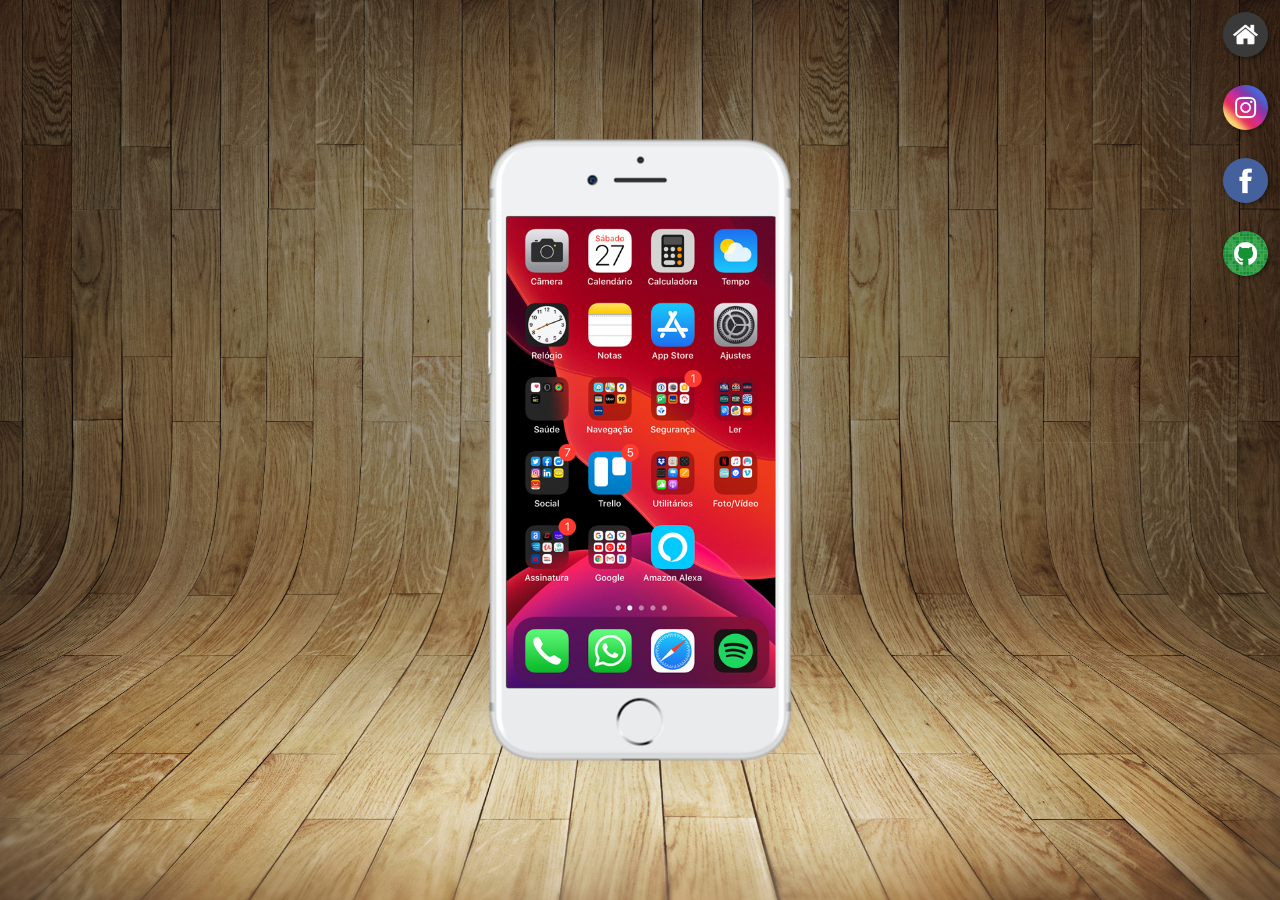
<file: index.html>
<!DOCTYPE html>
<html lang="en">
<head>
    <meta charset="UTF-8">
    <meta http-equiv="X-UA-Compatible" content="IE=edge">
    <meta name="viewport" content="width=device-width, initial-scale=1.0">
    <title>Minhas Redes Sociais</title>
    <link rel="shortcut icon" href="favicon.ico" type="image/x-icon">
    <link rel="stylesheet" href="estilo/style.css">
</head>
<body>
    <main>
        <section id="telefone">
            <iframe src="home.html" name="tela" id="tela" frameborder="0"></iframe>
        </section>
        <section id="redes-sociais">
            <a href="home.html" target="tela"> <img src="imagens/logo-home.jpg" alt="Home"></a> <br>
            <a href="instagram.html" target="tela"> <img src="imagens/logo-instagram.jpg" alt="Instagram"></a> <br>
            <a href="facebook.html" target="tela"> <img src="imagens/logo-facebook.jpg" alt="Facebook"></a> <br>
            <a href="github.html" target="tela"> <img src="imagens/logo-github.jpg" alt="Github"></a> <br>
            
        </section>
    </main>
    
</body>
</html>
</file>
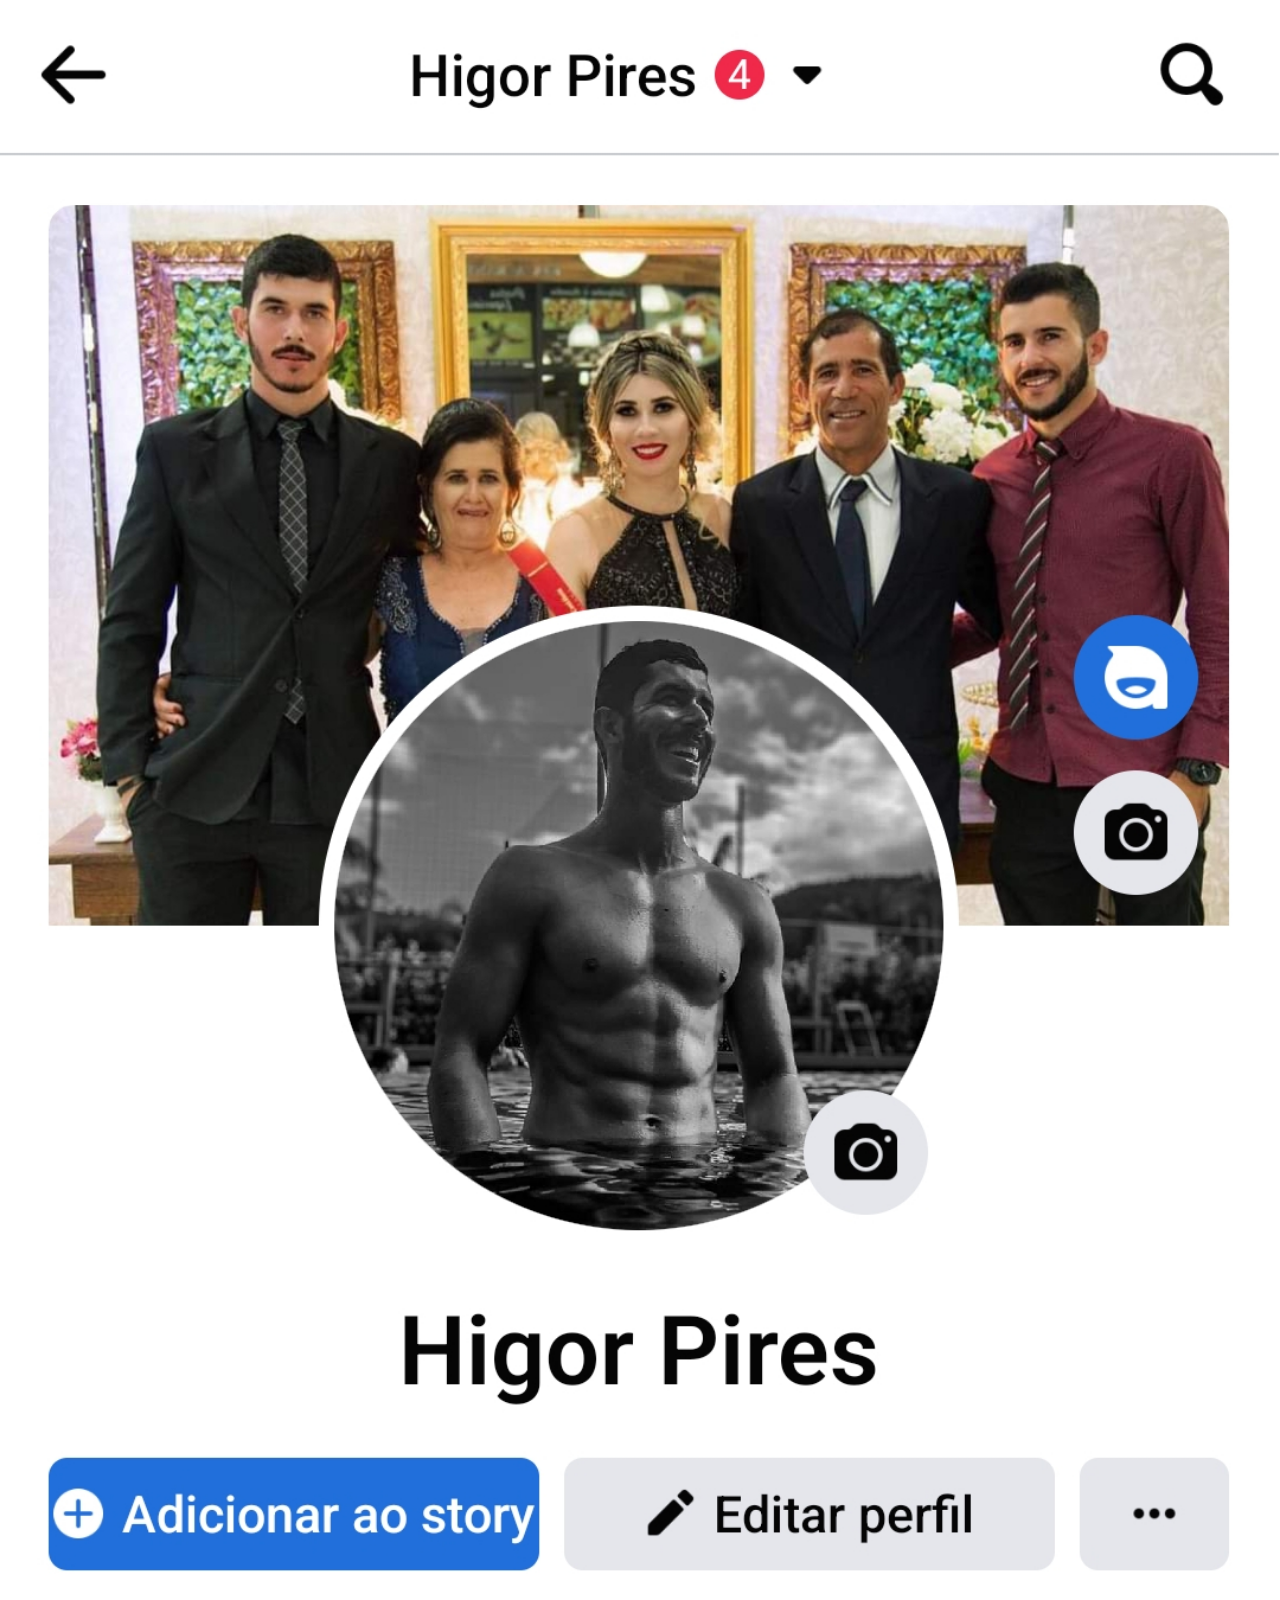
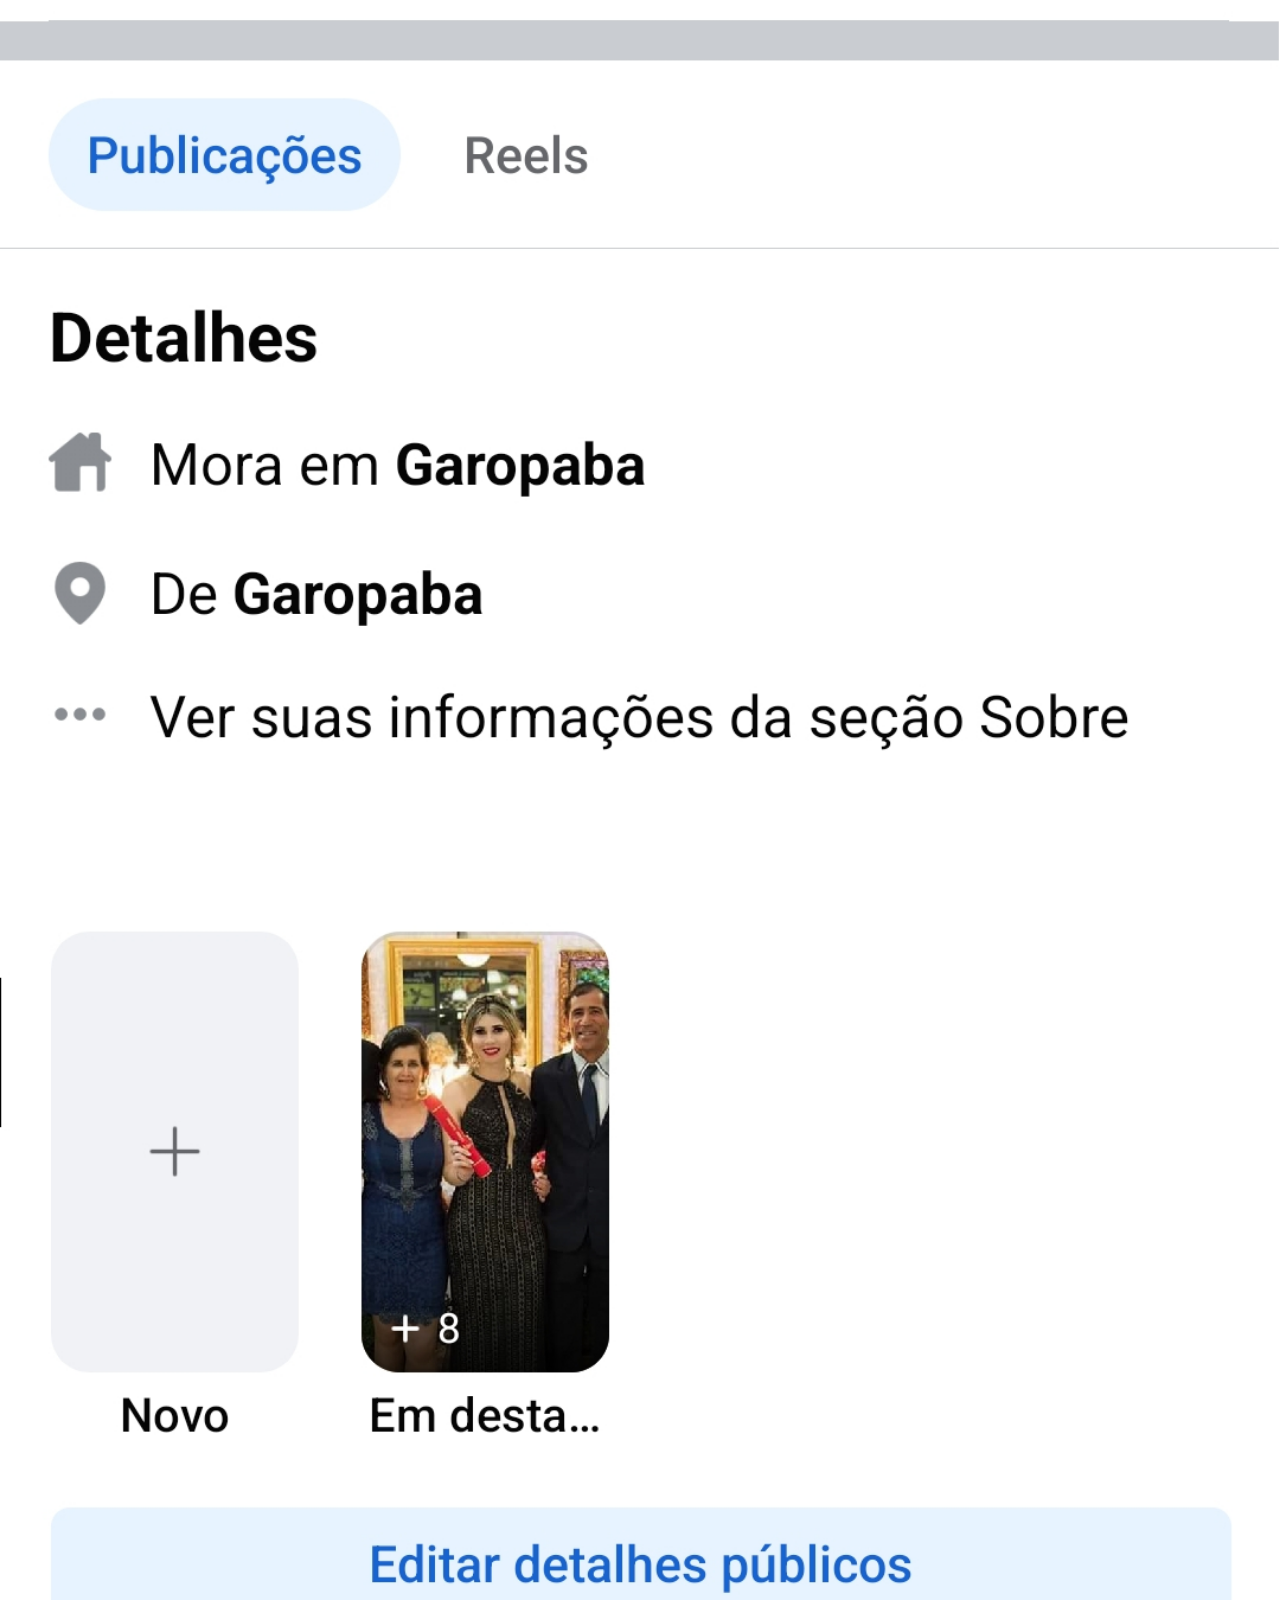
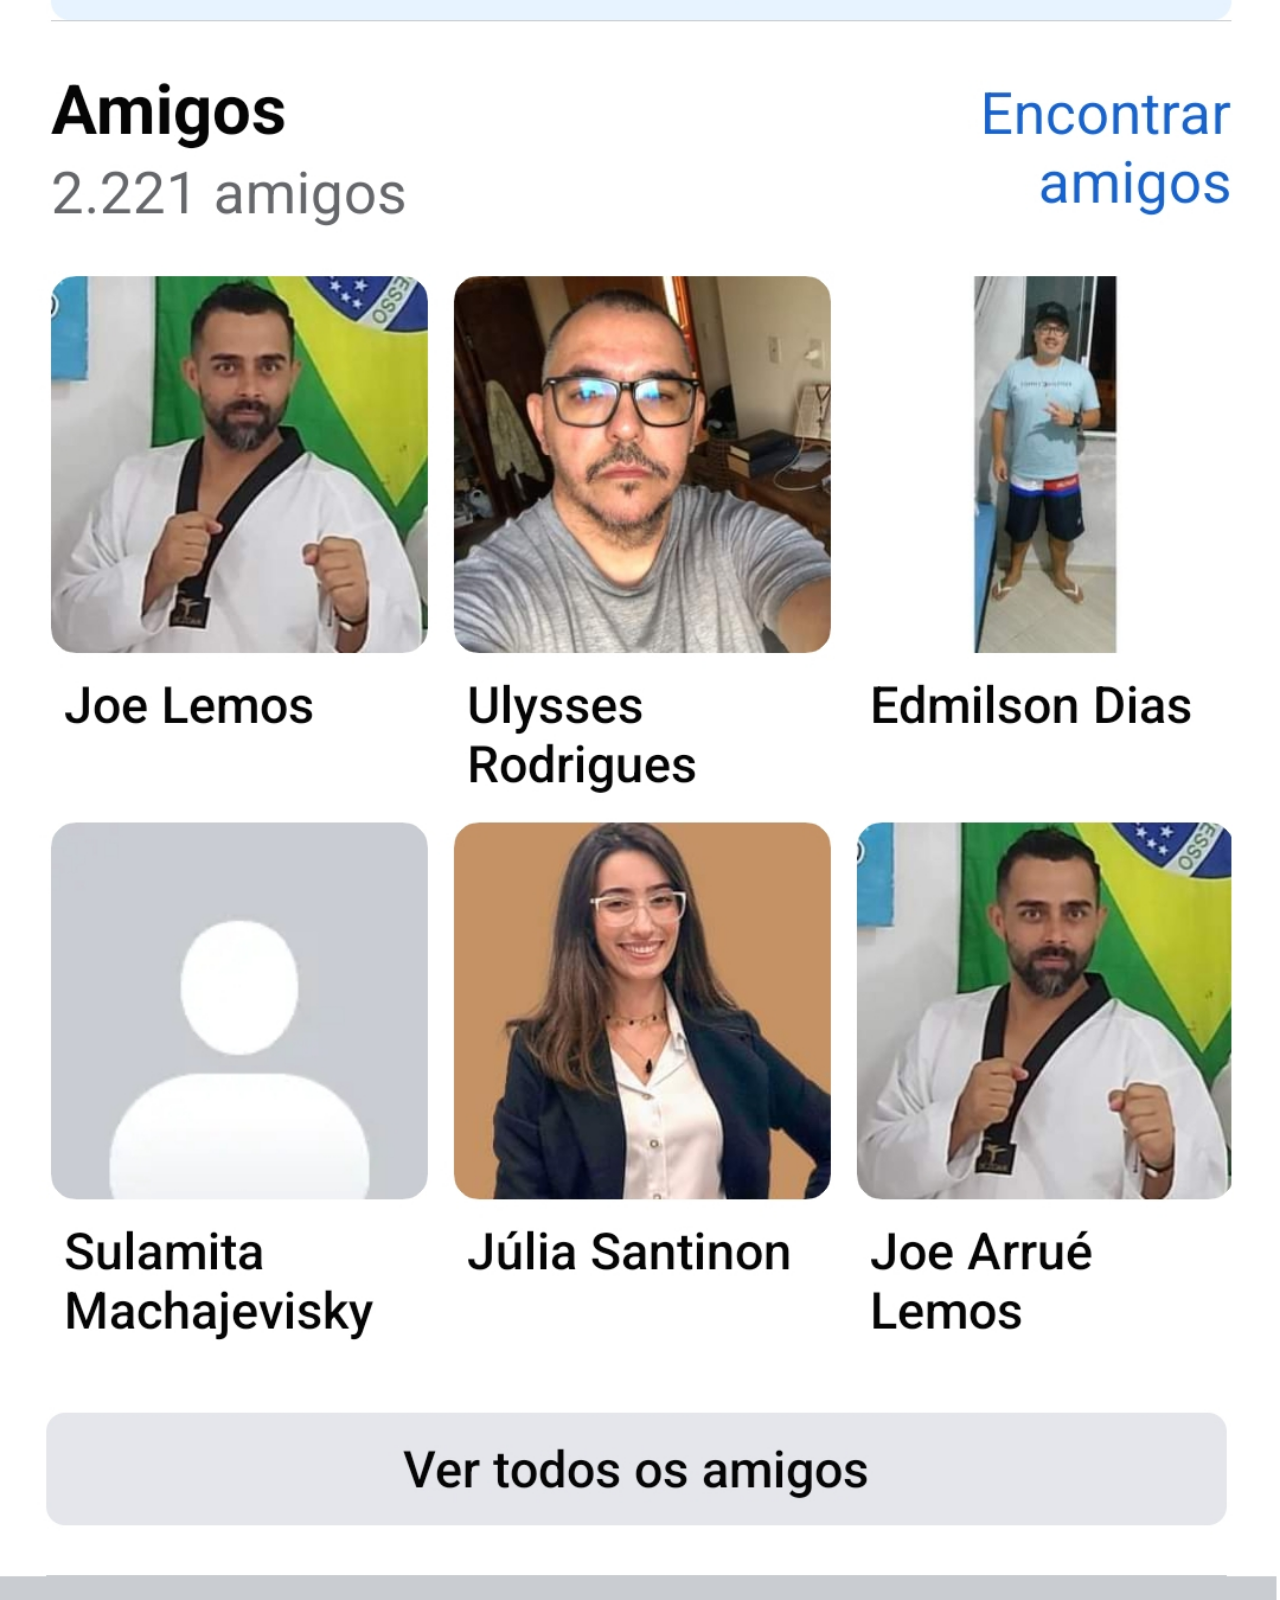
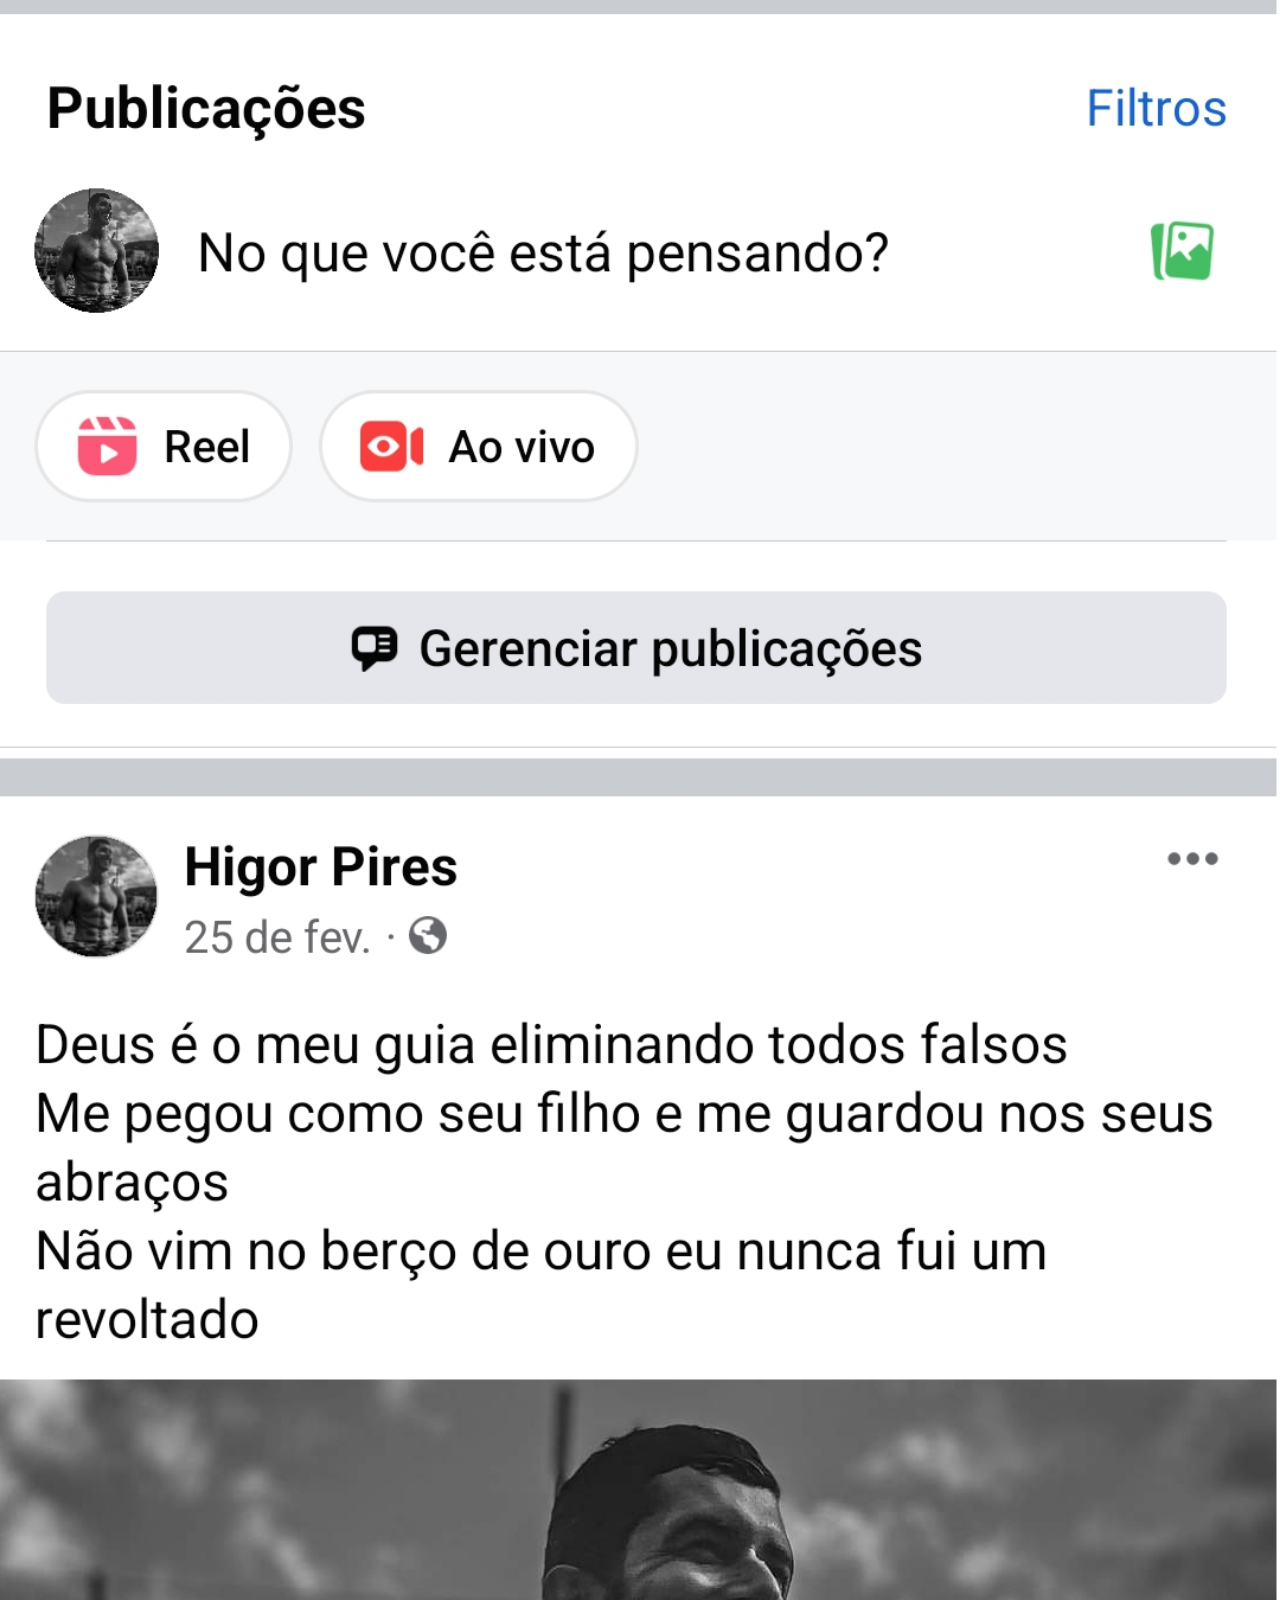
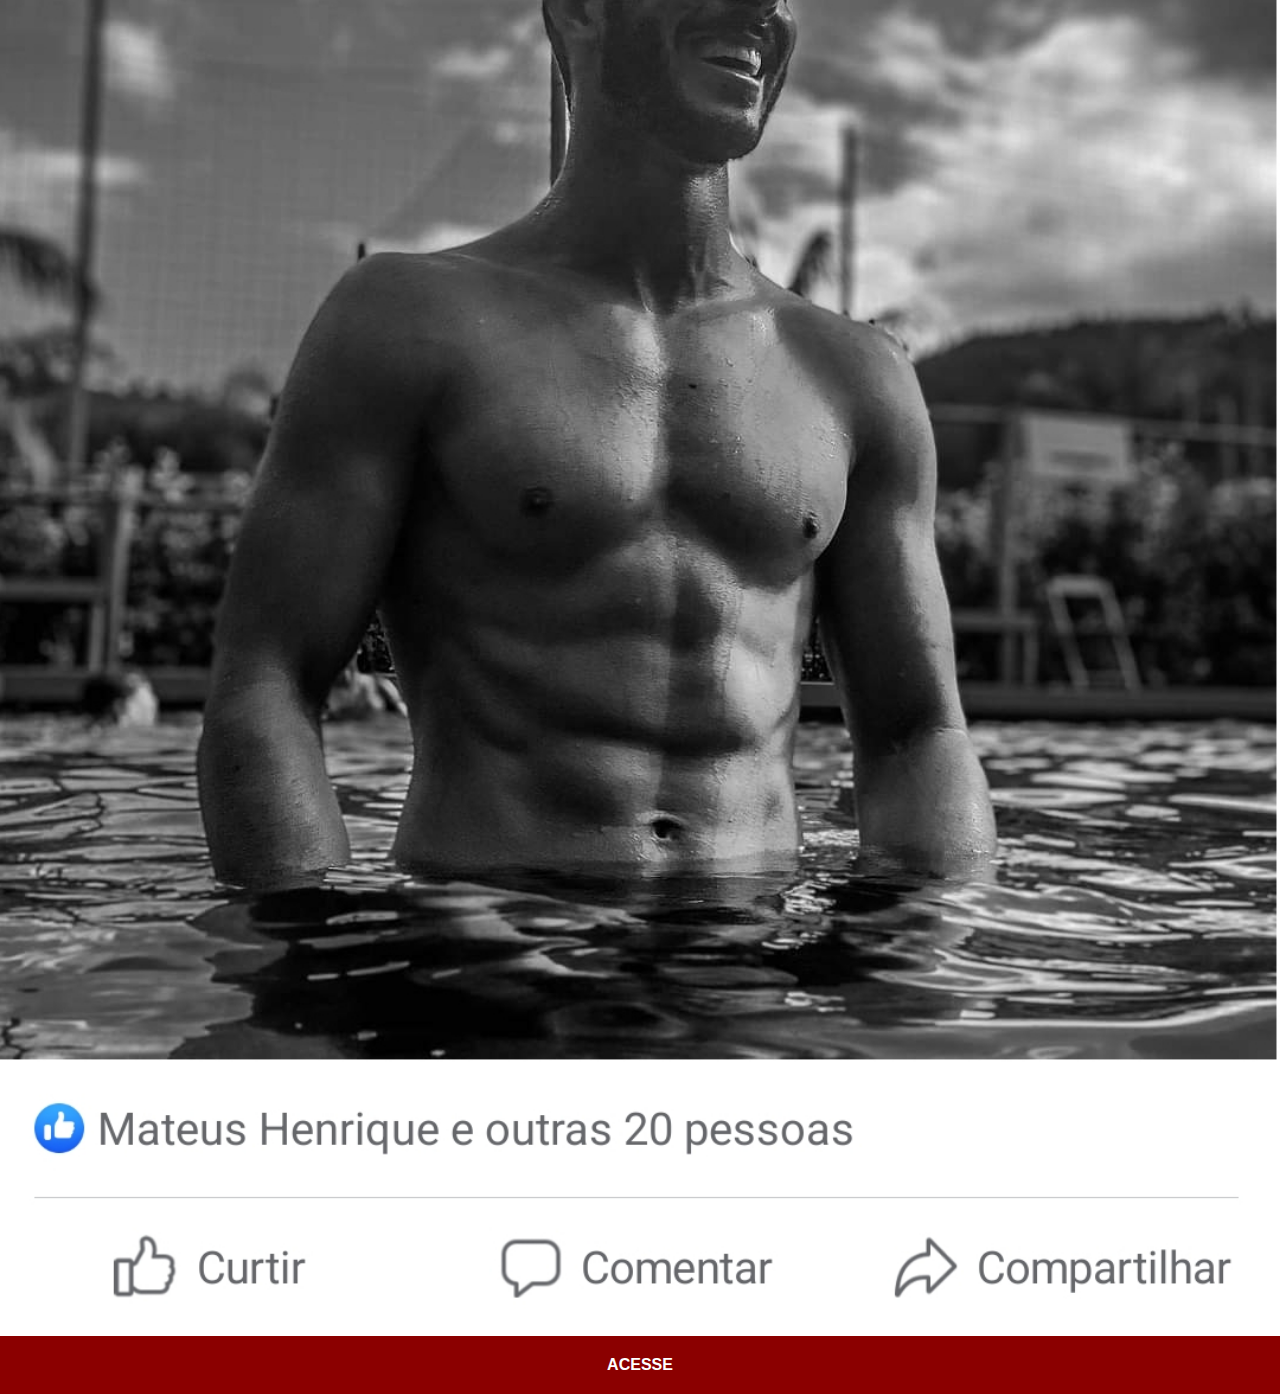
<file: facebook.html>
<!DOCTYPE html>
<html lang="pt-br">
<head>
    <meta charset="UTF-8">
    <meta http-equiv="X-UA-Compatible" content="IE=edge">
    <meta name="viewport" content="width=device-width, initial-scale=1.0">
    <title>Facebook</title>
    <link rel="stylesheet" href="estilo/sociais.css">
</head>
<body>
    <img src="imagens/tela-facebook.jpg" alt="Facebook">
    <a href="https://www.facebook.com/HigorPires97/" target="_blank">ACESSE</a>
    
</body>
</html>
</file>
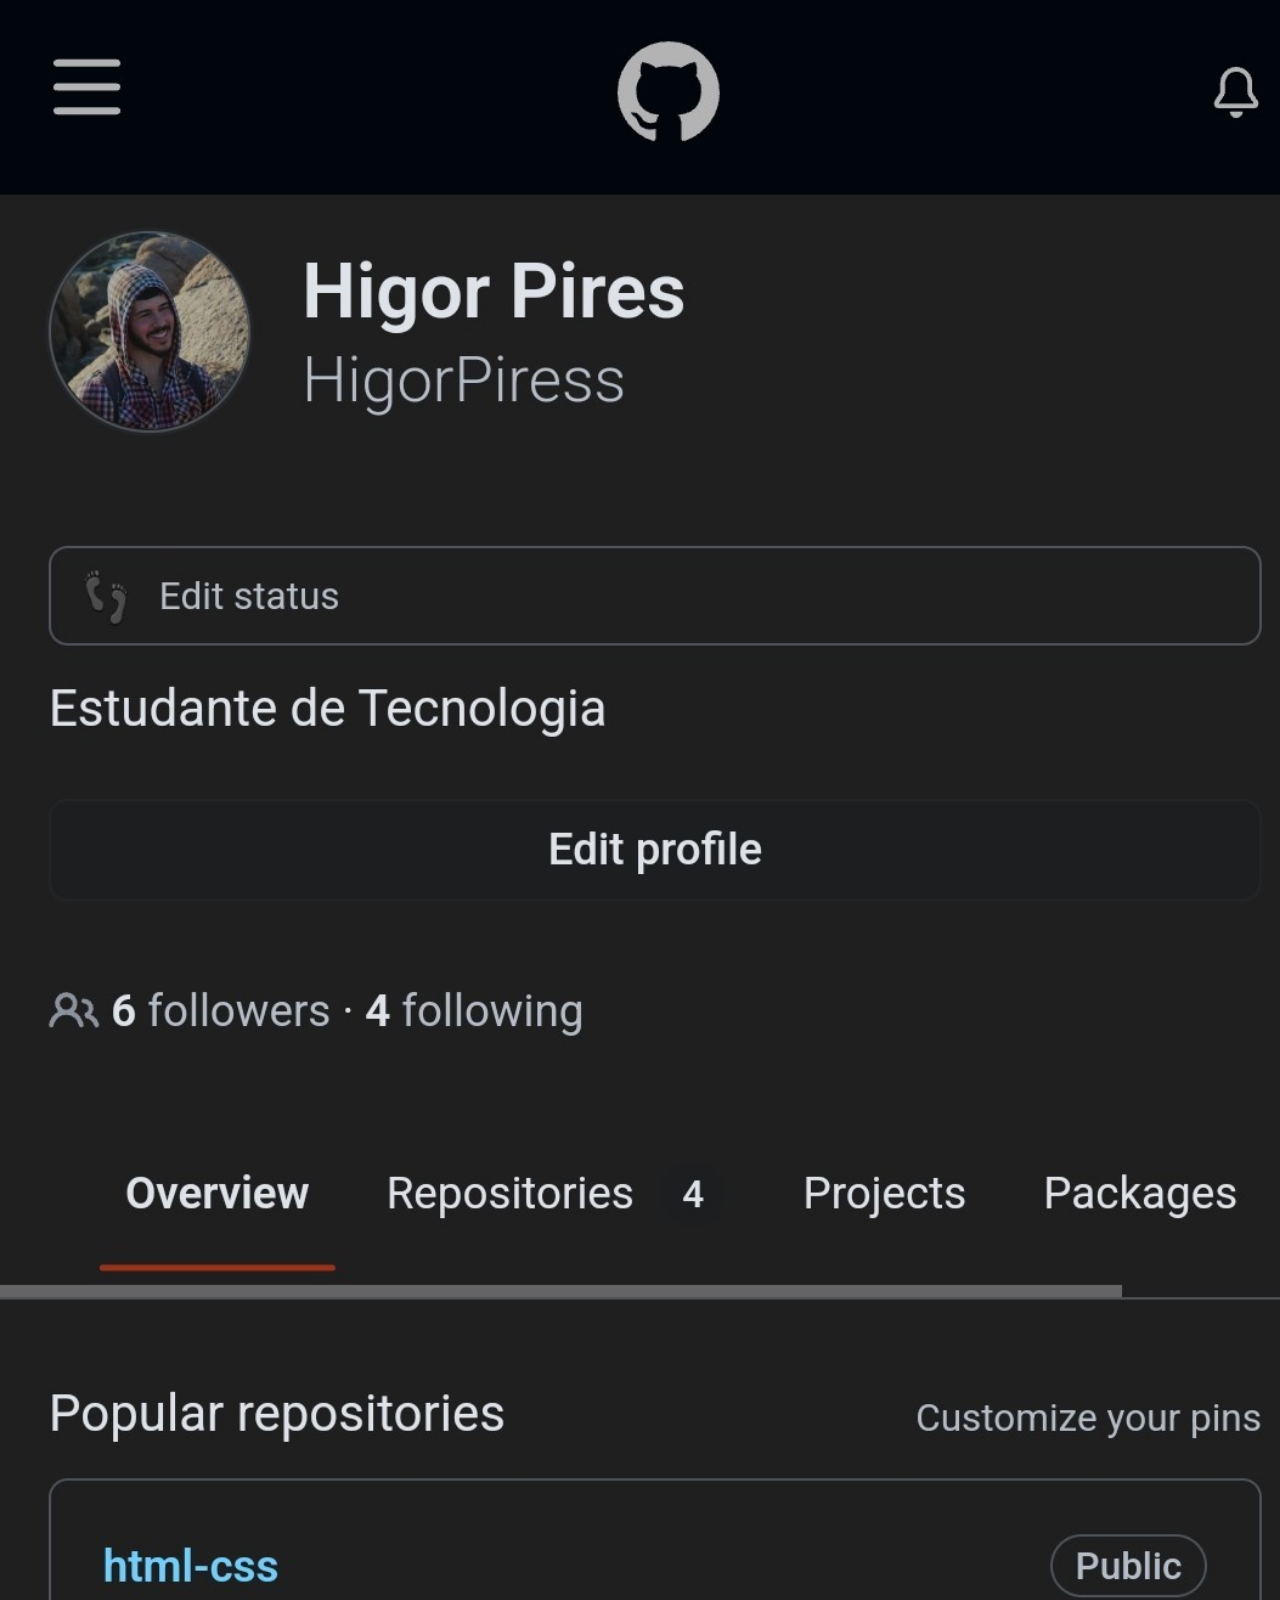
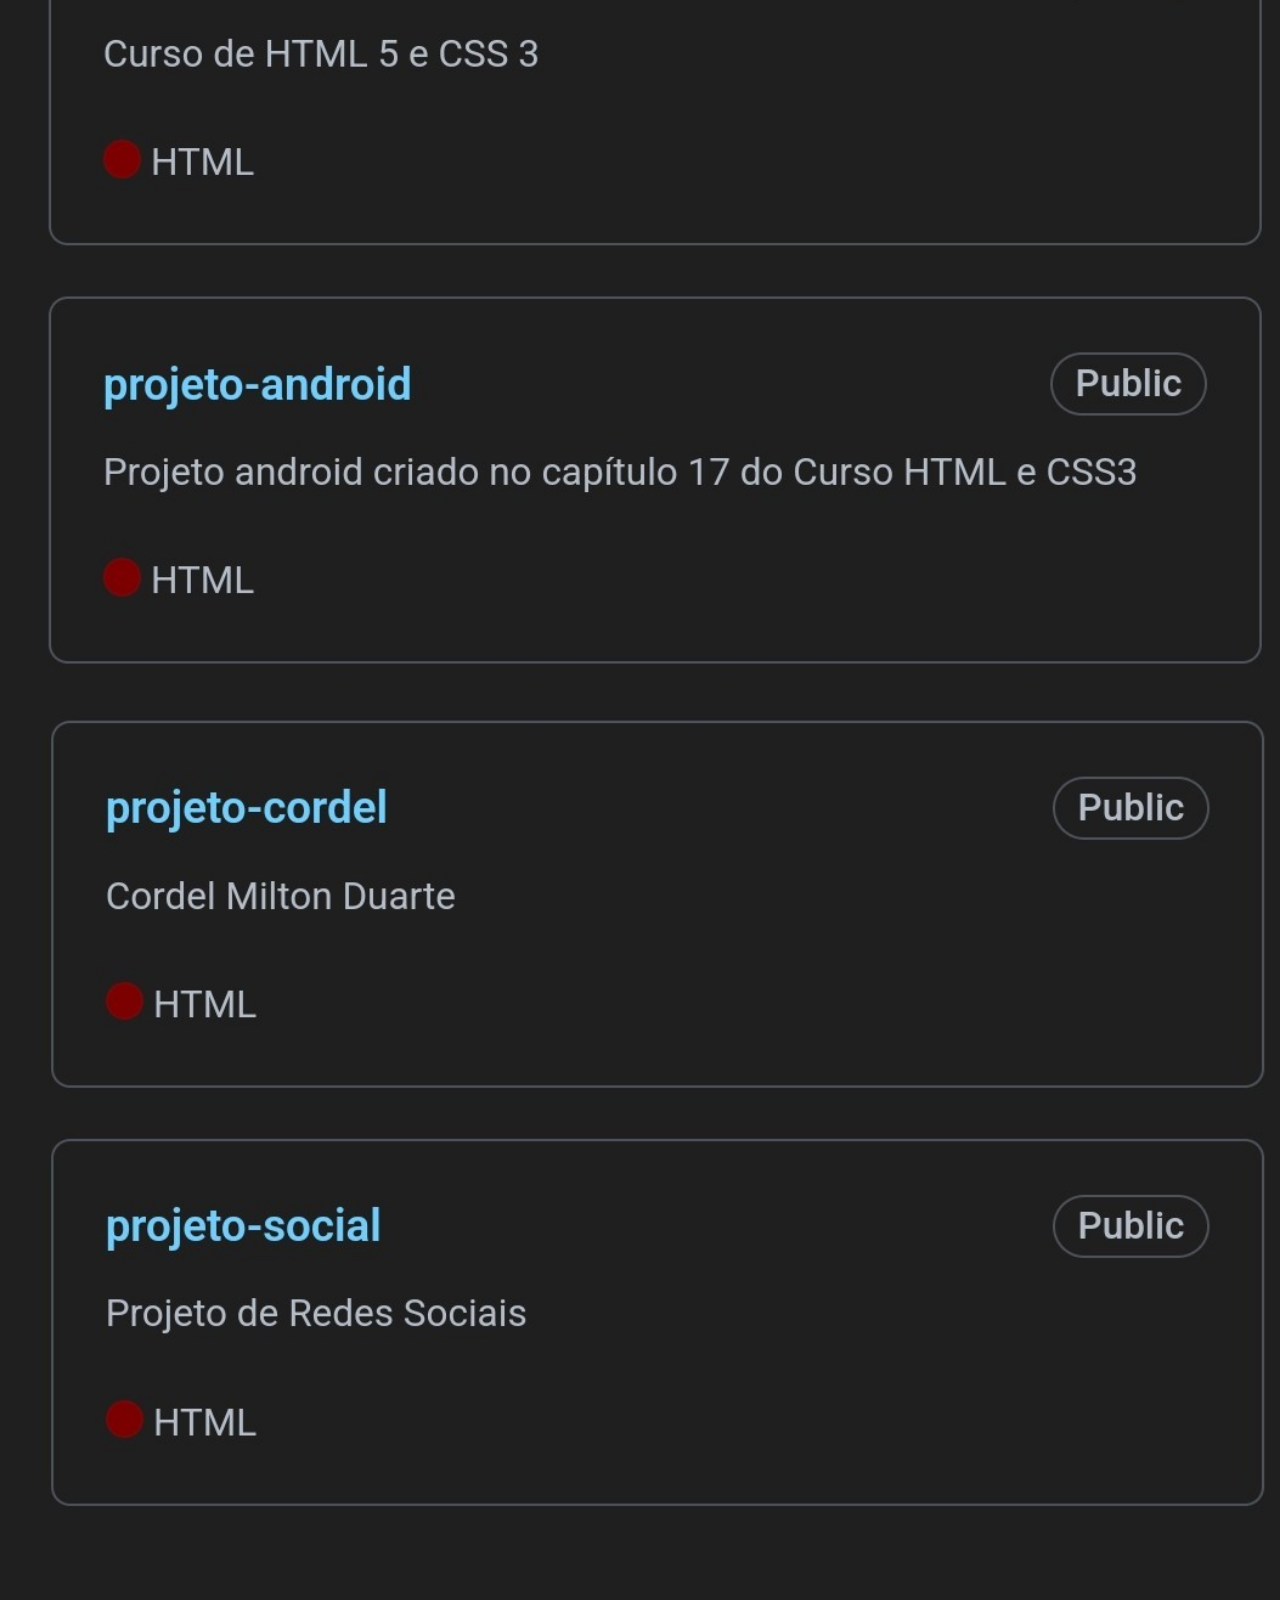
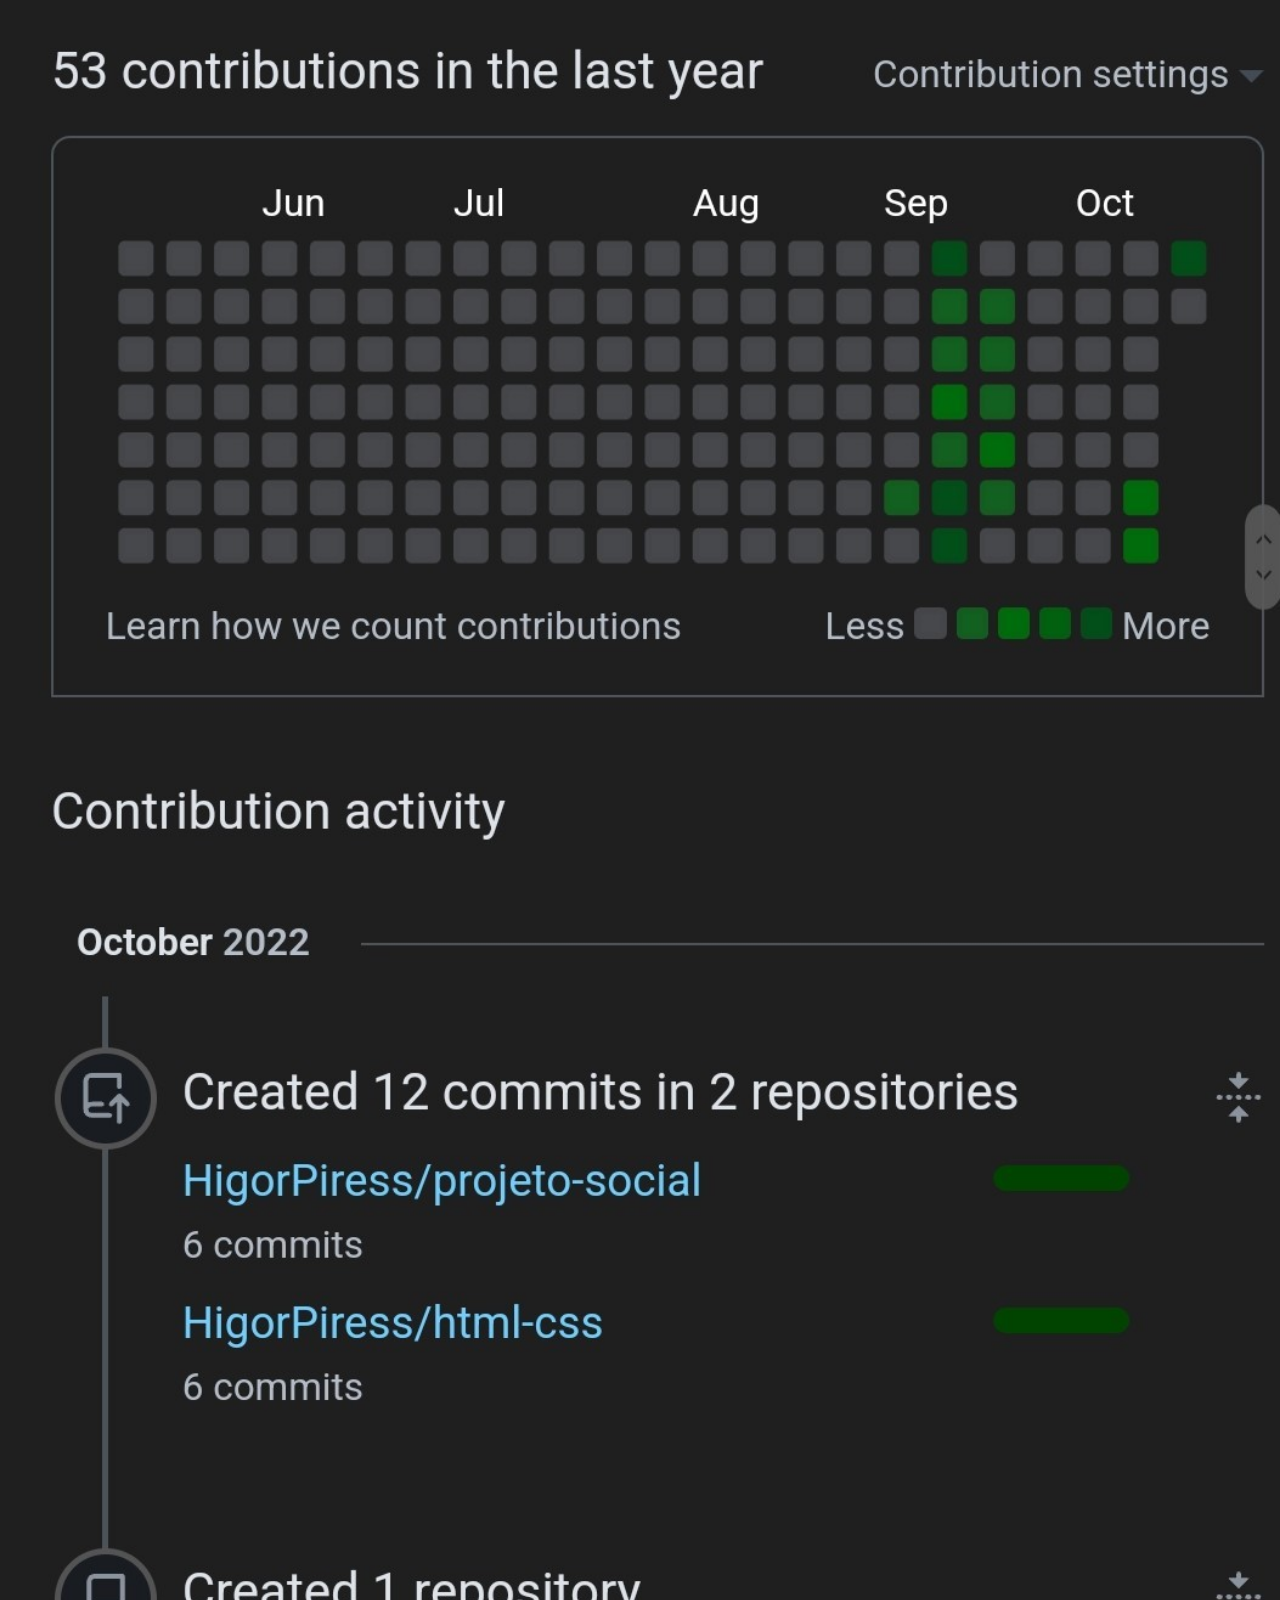
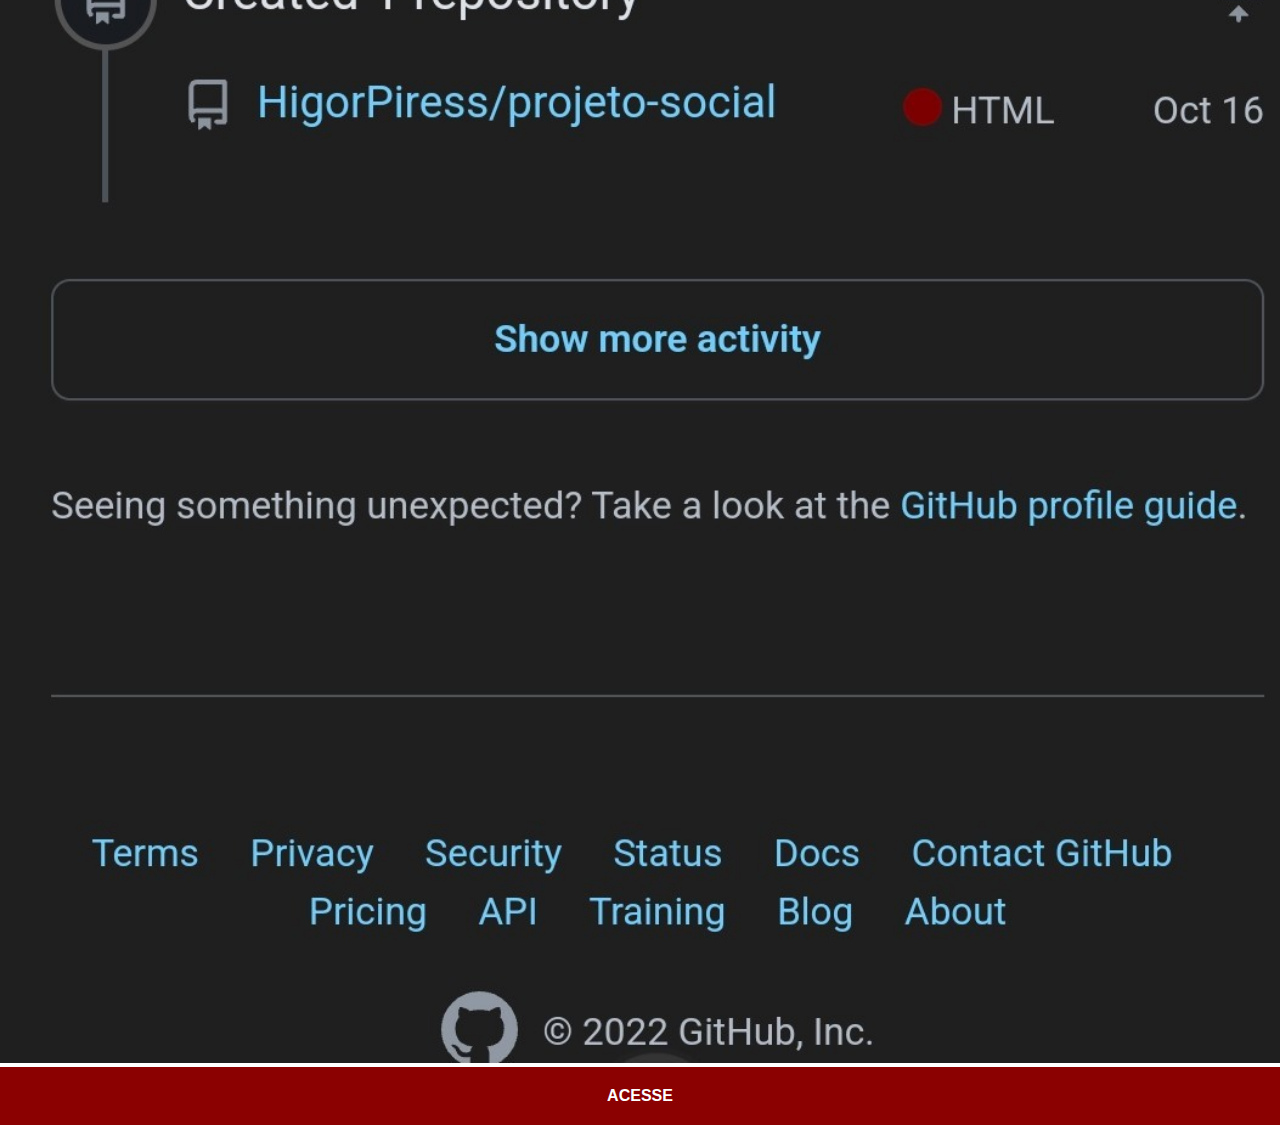
<file: github.html>
<!DOCTYPE html>
<html lang="pt-br">
<head>
    <meta charset="UTF-8">
    <meta http-equiv="X-UA-Compatible" content="IE=edge">
    <meta name="viewport" content="width=device-width, initial-scale=1.0">
    <title>Facebook</title>
    <link rel="stylesheet" href="estilo/sociais.css">
</head>
<body>
    <img src="imagens/tela-github.jpg" alt="Facebook">
    <a href="https://github.com/HigorPiress" target="_blank">ACESSE</a>
    
</body>
</html>
</file>
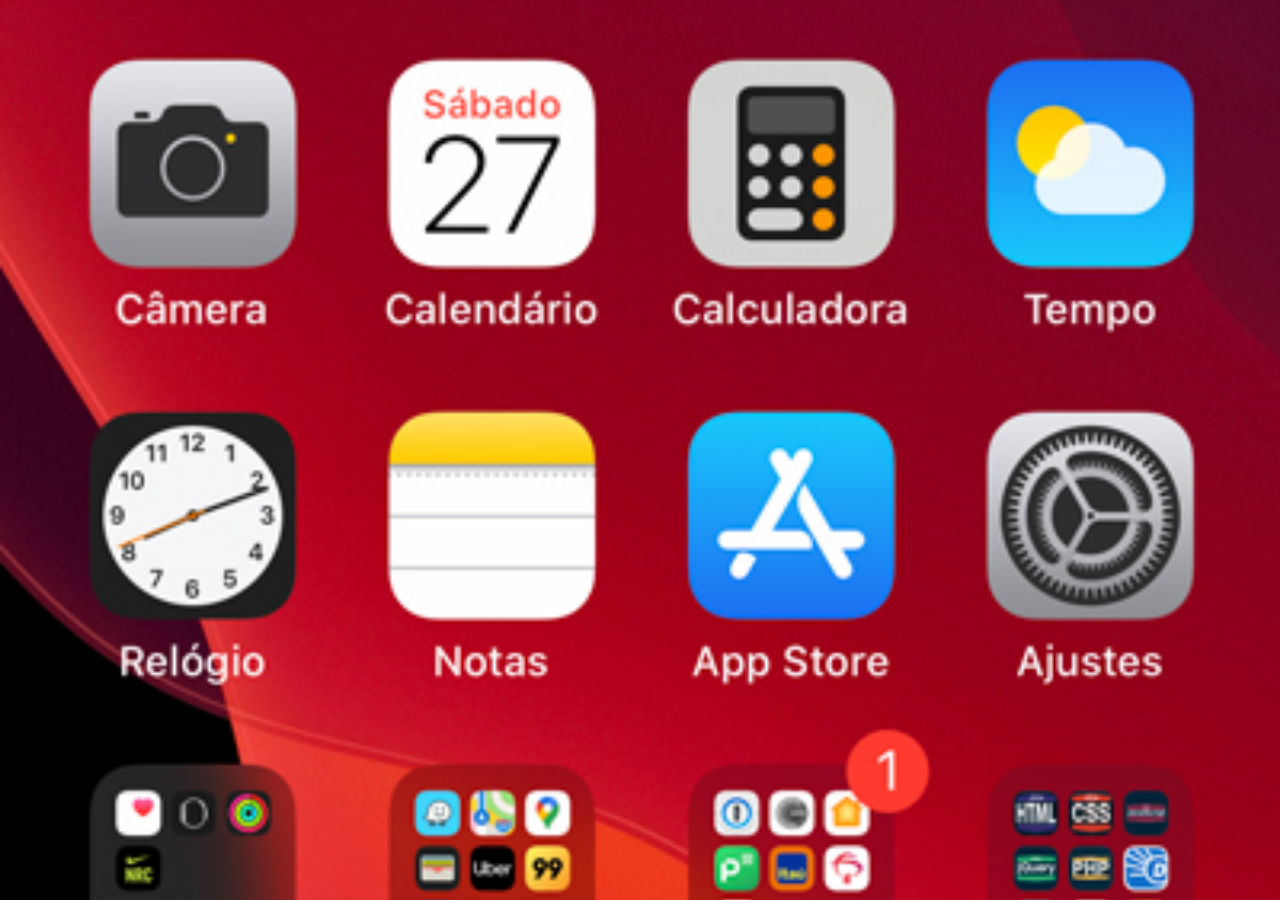
<file: home.html>
<!DOCTYPE html>
<html lang="pt-br">
<head>
    <meta charset="UTF-8">
    <meta http-equiv="X-UA-Compatible" content="IE=edge">
    <meta name="viewport" content="width=device-width, initial-scale=1.0">
    <title>Home</title>
    </head>
<style>
    * {
        margin: 0px;
        padding: 0px;
    }

    body {
        width: 100vw;
        height: 100vh;
        background: black url('imagens/tela-home.jpg')no-repeat top center;
        background-size: cover;
    }
</style>
<body>

    
</body>
</html>
</file>
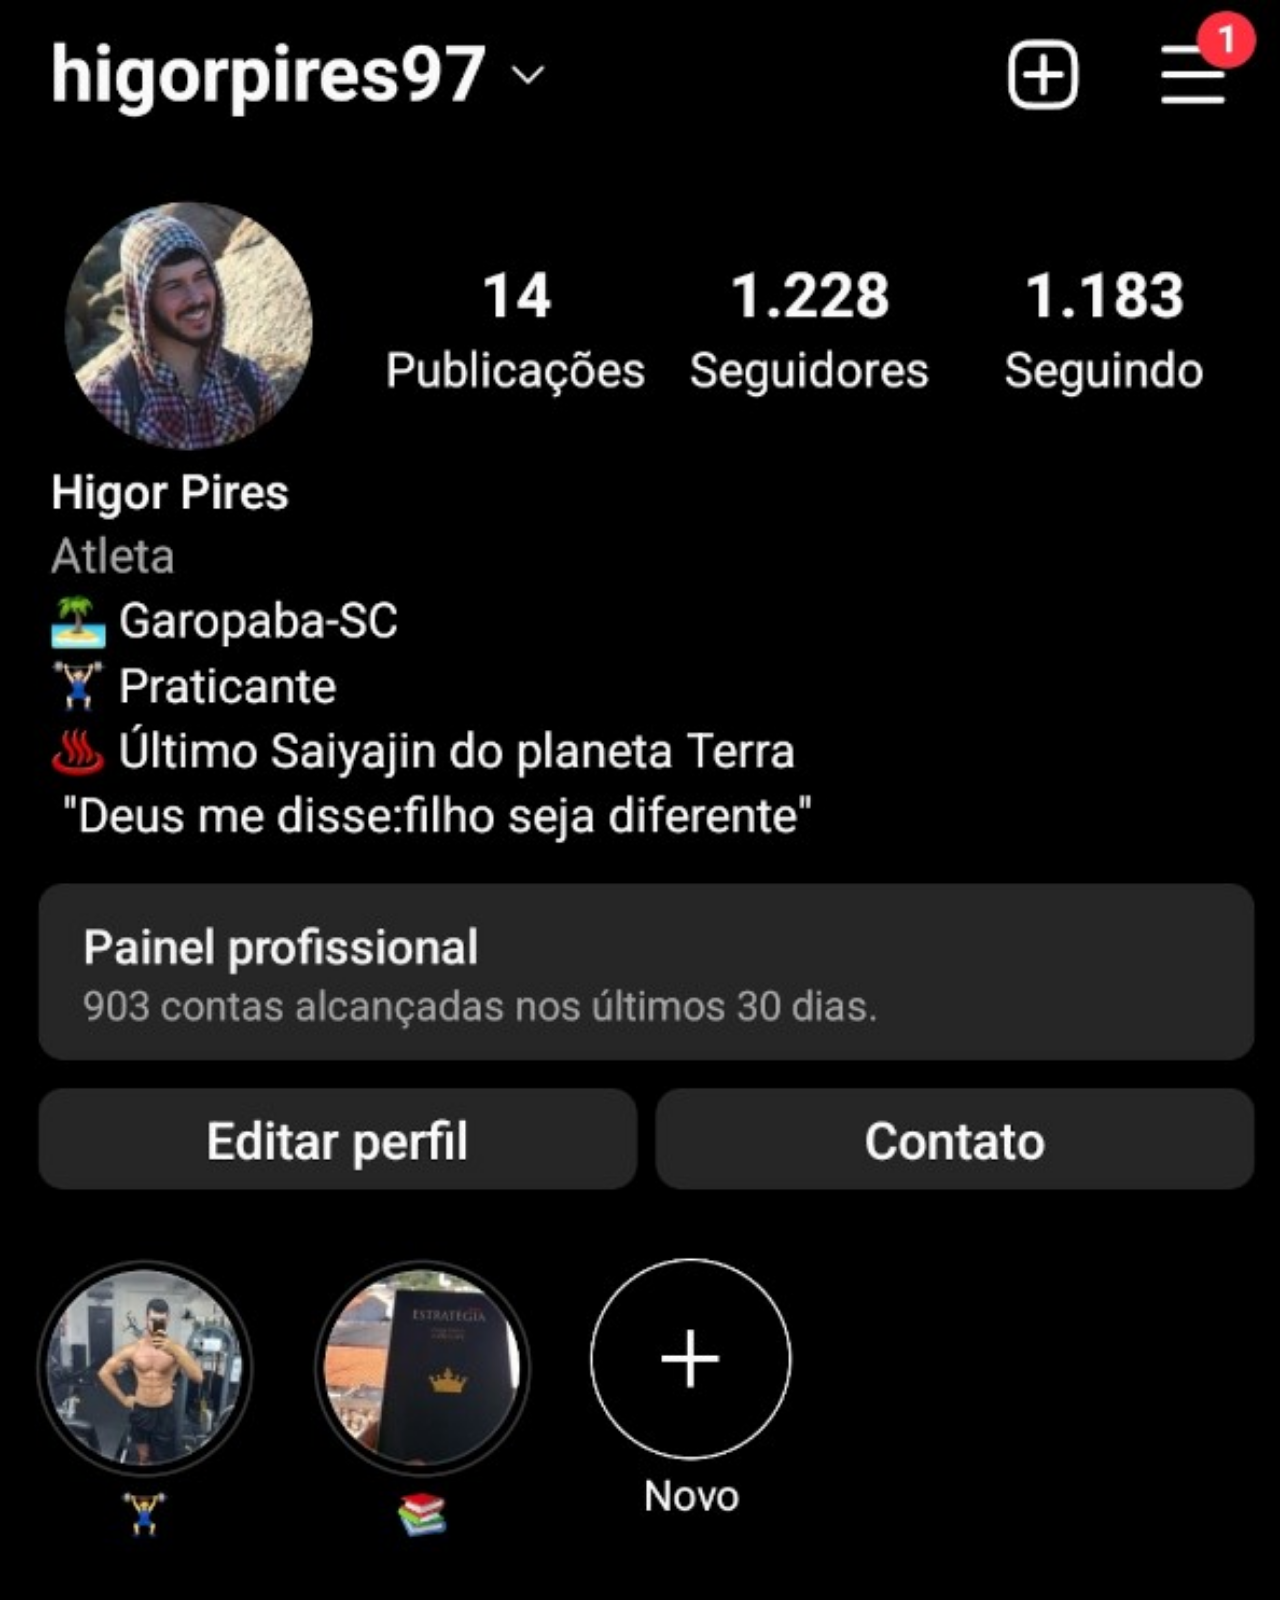
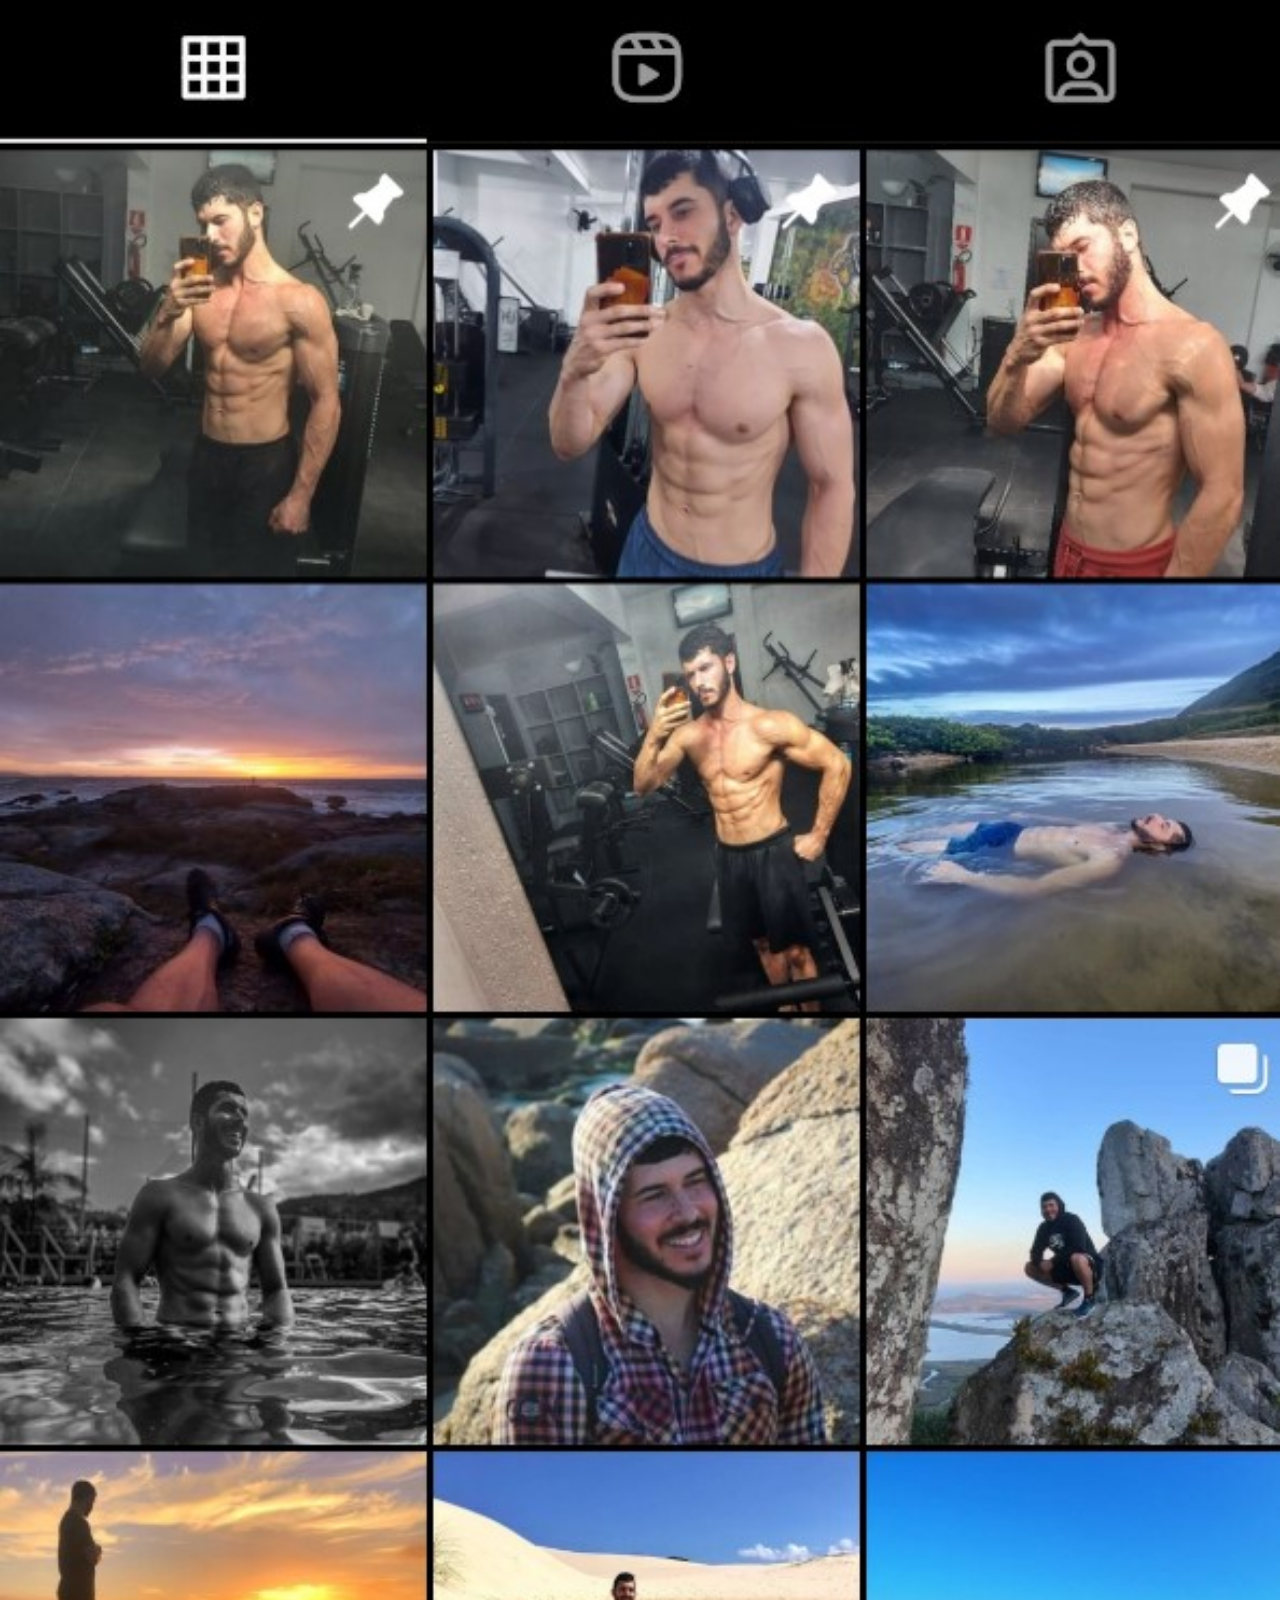
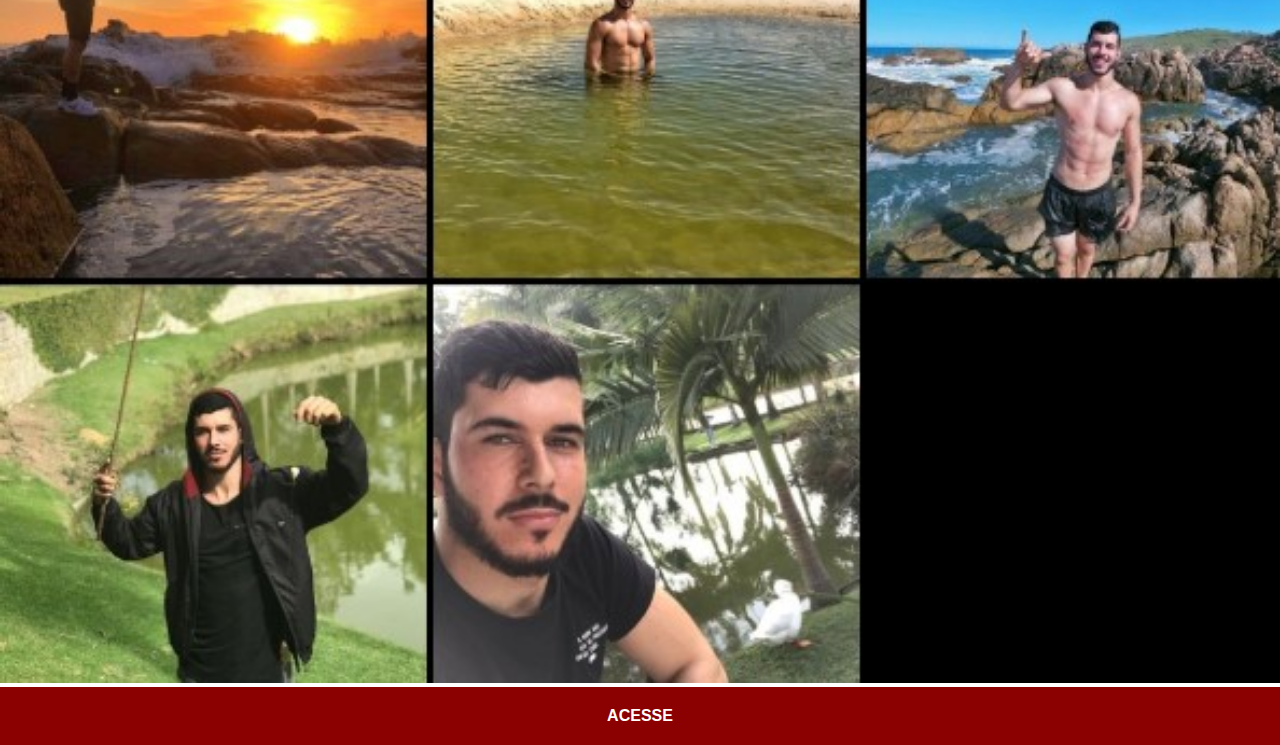
<file: instagram.html>
<!DOCTYPE html>
<html lang="pt-br">
<head>
    <meta charset="UTF-8">
    <meta http-equiv="X-UA-Compatible" content="IE=edge">
    <meta name="viewport" content="width=device-width, initial-scale=1.0">
    <title>Instagram</title>
    <link rel="stylesheet" href="estilo/sociais.css">
</head>
<body>
    <img src="imagens/tela-instagram.jpg" alt="Instagram">
    <a href="https://www.instagram.com/higorpires97/?next=%2F" target="_blank">ACESSE</a>
</body>
</html>
</file>
<file: estilo/style.css>
@charset "UTF-8";

* {
    margin: 0px;
    padding: 0px;
    font-family: Arial, Helvetica, sans-serif;
}

html,body {
    height: 100vh;
    width: 100vw;
    background-color: black;
}

body {
    background: url('../imagens/fundo-madeira.jpg');
    background-size: cover;
    background-attachment: fixed;
}

main {
    height: 100vh;
    position: relative;
}

section#telefone {
    height: 627px;
    width: 311px;
    background: url('../imagens/frame-iphone.png') no-repeat;
    position: absolute;
    top: 50%;
    left: 50%;
    transform: translate(-50%,-50%); 
    
    }
    

    section#redes-sociais {
        text-align: right;
    }

    section#redes-sociais img {
        width: 45px;
        margin: 12px;
        border-radius: 50%;
        box-shadow: 2px 2px 5px rgba(0, 0, 0, 0.404);
        box-sizing: border-box;
    }

    section#redes-sociais img:hover {
        border: 2px solid rgba(128, 128, 128, 0.603);
        transform: translate(-3px, -3px);
        box-shadow: 5px 5px 10px rgba(0, 0, 0, 0.61);
        transition: transform .3, border 1s;
    }

    iframe#tela {
        position: relative;
        top: 80px;
        left: 22px;
        width: 269px;
        height: 471px;
    }
</file>
<file: estilo/sociais.css>
@charset "UTF-8";

* {
    margin: 0px;
    padding: 0px;
    font-family: Arial, Helvetica, sans-serif;
}

::-webkit-scrollbar{
    width: 0px;
    height: 0px;
}

img {
    width: 100vw;
}

a {
    display: block;
    background-color: darkred;
    color: white;
    padding: 20px;
    text-align: center;
    font-weight: bolder;
    text-decoration: none;
    
}

a:hover {
    background-color: red;
}
</file>
